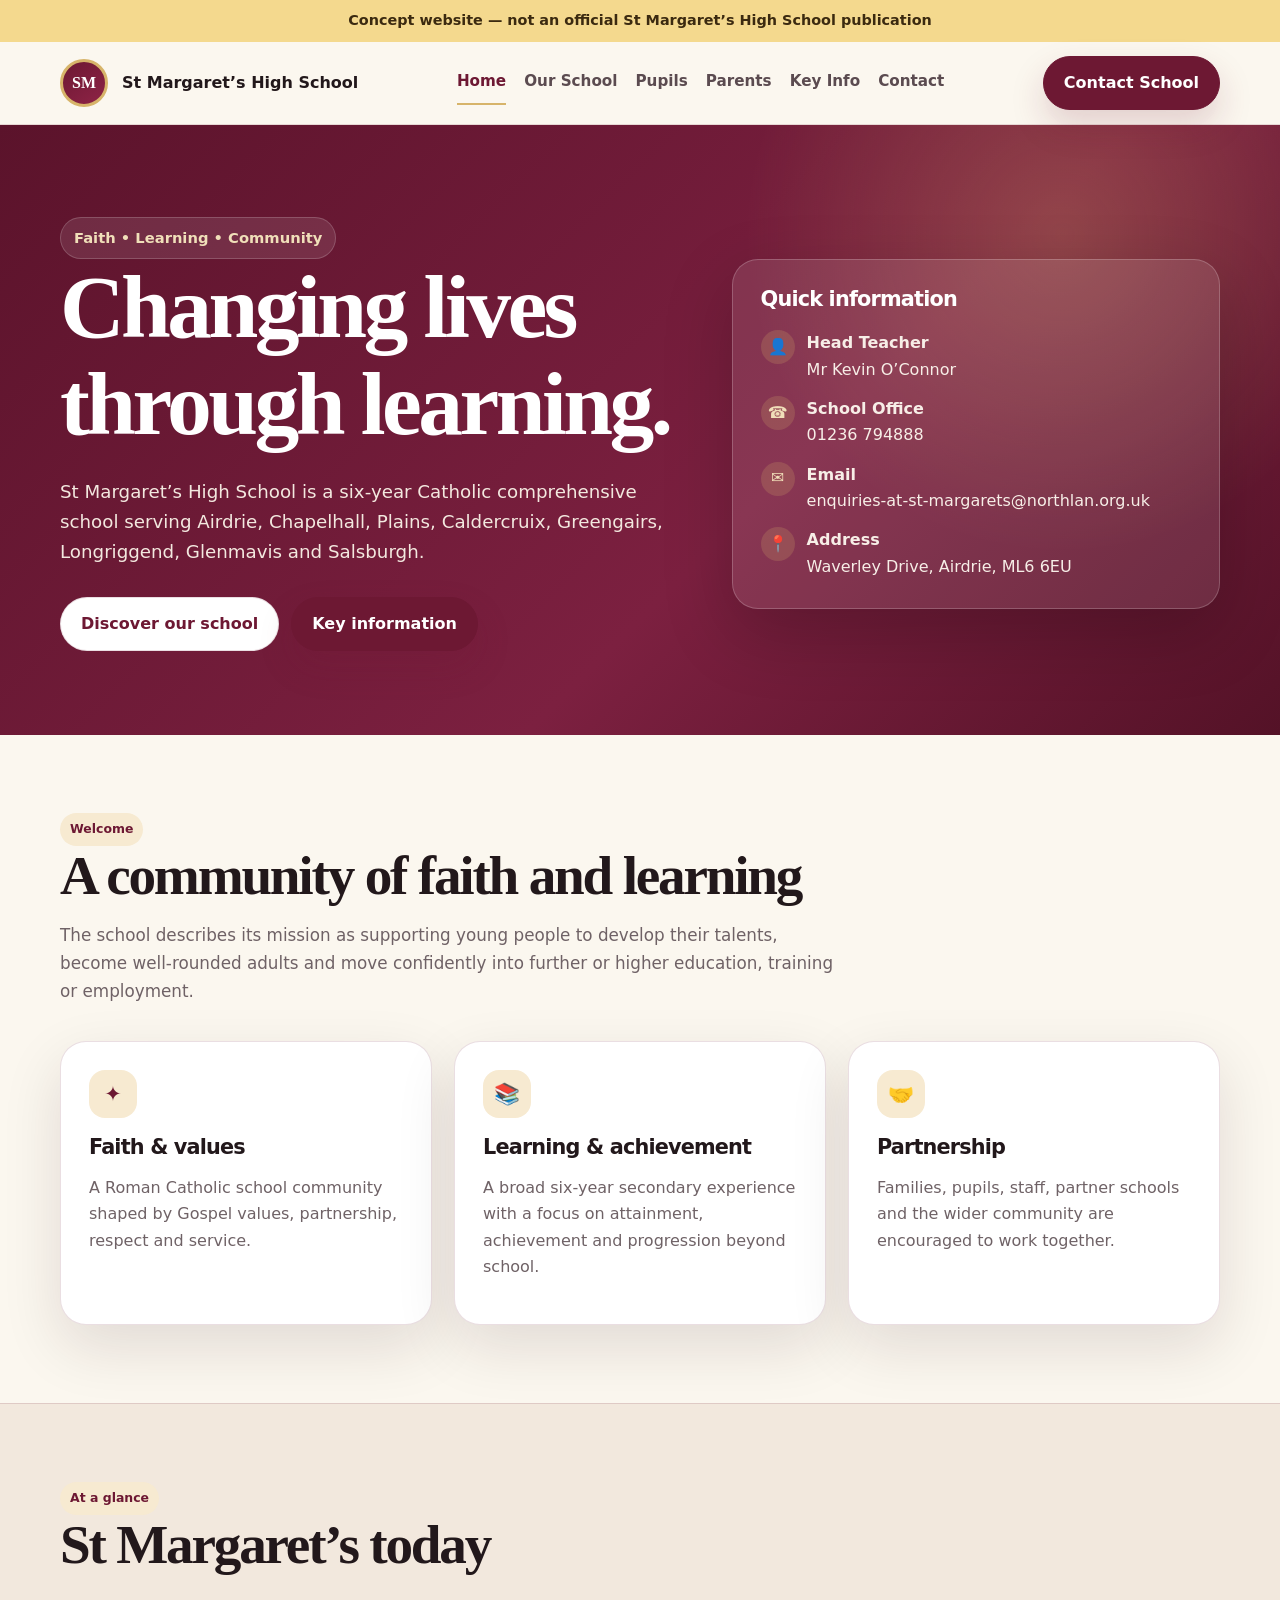
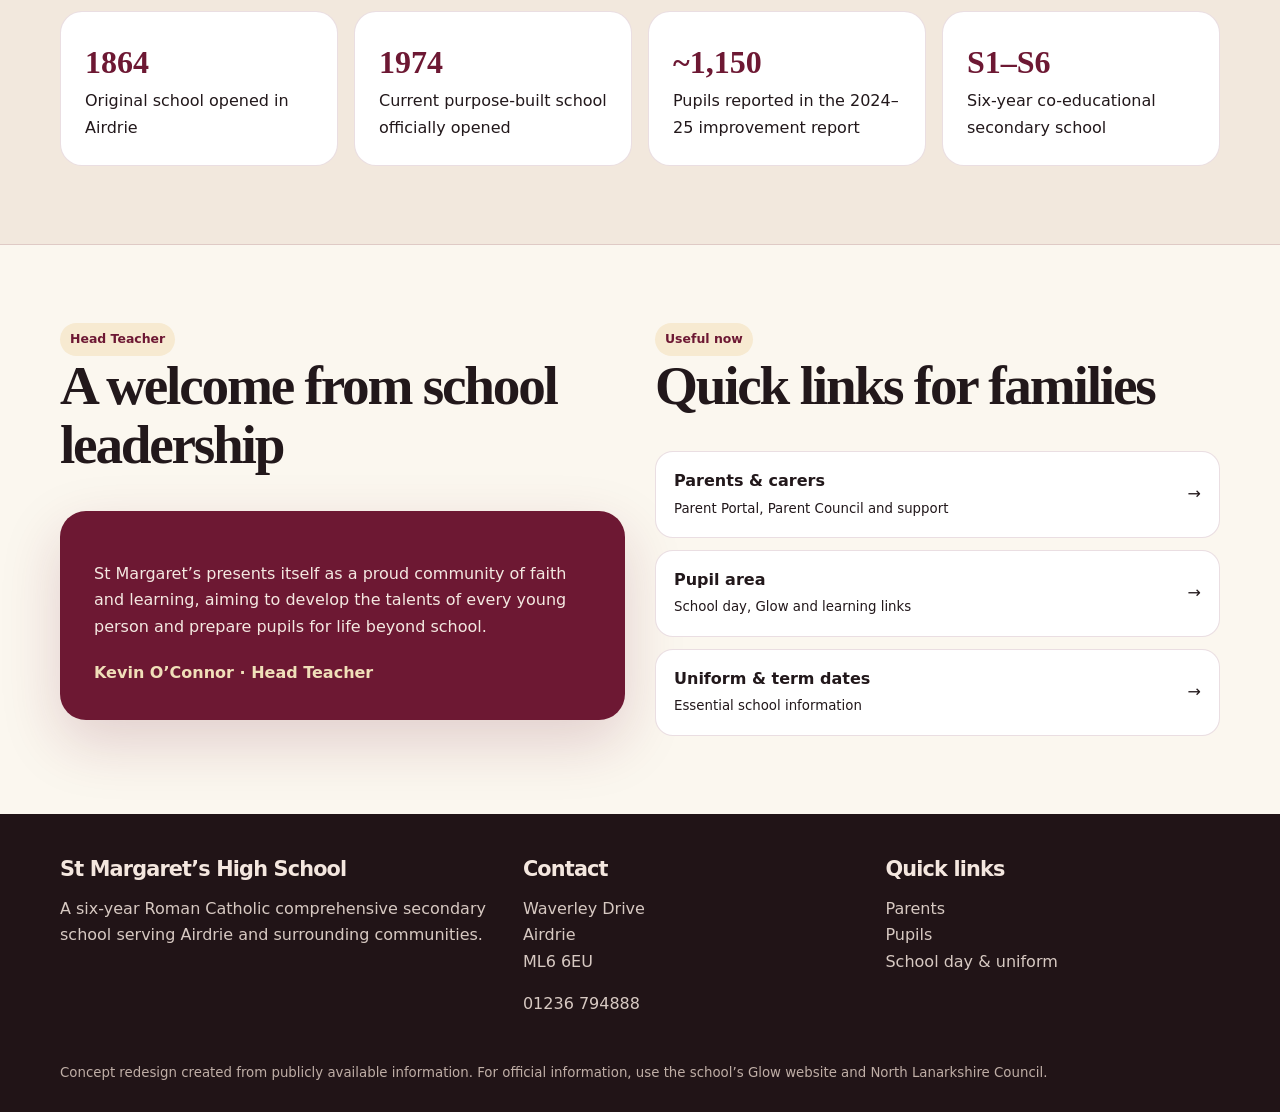
<file: index.html>
<!doctype html><html lang="en"><head><meta charset="utf-8"><meta name="viewport" content="width=device-width,initial-scale=1"><title>St Margaret’s High School | Concept</title><link rel="stylesheet" href="styles.css"></head><body><div class="demo">Concept website — not an official St Margaret’s High School publication</div><header><div class="container nav"><a class="brand" href="index.html"><span class="crest">SM</span><span>St Margaret’s High School</span></a><nav class="nav-links"><a href="index.html" class="active">Home</a><a href="our-school.html" class="">Our School</a><a href="pupils.html" class="">Pupils</a><a href="parents.html" class="">Parents</a><a href="key-info.html" class="">Key Info</a><a href="contact.html" class="">Contact</a></nav><a class="btn btn-primary" href="contact.html">Contact School</a></div></header><main><section class="hero"><div class="container hero-grid"><div><span class="eyebrow">Faith • Learning • Community</span><h1>Changing lives through learning.</h1><p>St Margaret’s High School is a six-year Catholic comprehensive school serving Airdrie, Chapelhall, Plains, Caldercruix, Greengairs, Longriggend, Glenmavis and Salsburgh.</p><div class="actions"><a class="btn btn-light" href="our-school.html">Discover our school</a><a class="btn btn-primary" href="key-info.html">Key information</a></div></div><div class="hero-card"><h3>Quick information</h3><div class="quick-list"><div class="quick-item"><span class="quick-icon">👤</span><span><strong>Head Teacher</strong><br>Mr Kevin O’Connor</span></div><div class="quick-item"><span class="quick-icon">☎</span><span><strong>School Office</strong><br>01236 794888</span></div><div class="quick-item"><span class="quick-icon">✉</span><span><strong>Email</strong><br>enquiries-at-st-margarets@northlan.org.uk</span></div><div class="quick-item"><span class="quick-icon">📍</span><span><strong>Address</strong><br>Waverley Drive, Airdrie, ML6 6EU</span></div></div></div></div></section><section><div class="container"><div class="section-head"><span class="pill">Welcome</span><h2>A community of faith and learning</h2><p>The school describes its mission as supporting young people to develop their talents, become well-rounded adults and move confidently into further or higher education, training or employment.</p></div><div class="grid-3"><div class="card"><div class="icon">✦</div><h3>Faith & values</h3><p>A Roman Catholic school community shaped by Gospel values, partnership, respect and service.</p></div><div class="card"><div class="icon">📚</div><h3>Learning & achievement</h3><p>A broad six-year secondary experience with a focus on attainment, achievement and progression beyond school.</p></div><div class="card"><div class="icon">🤝</div><h3>Partnership</h3><p>Families, pupils, staff, partner schools and the wider community are encouraged to work together.</p></div></div></div></section><section class="band"><div class="container"><div class="section-head"><span class="pill">At a glance</span><h2>St Margaret’s today</h2></div><div class="stat-grid"><div class="stat"><strong>1864</strong><span>Original school opened in Airdrie</span></div><div class="stat"><strong>1974</strong><span>Current purpose-built school officially opened</span></div><div class="stat"><strong>~1,150</strong><span>Pupils reported in the 2024–25 improvement report</span></div><div class="stat"><strong>S1–S6</strong><span>Six-year co-educational secondary school</span></div></div></div></section><section><div class="container two-col"><div><div class="section-head"><span class="pill">Head Teacher</span><h2>A welcome from school leadership</h2></div><div class="quote"><p>St Margaret’s presents itself as a proud community of faith and learning, aiming to develop the talents of every young person and prepare pupils for life beyond school.</p><div class="sig">Kevin O’Connor · Head Teacher</div></div></div><div><div class="section-head"><span class="pill">Useful now</span><h2>Quick links for families</h2></div><div class="link-list"><a class="link-card" href="parents.html"><span><strong>Parents & carers</strong><br><small>Parent Portal, Parent Council and support</small></span><span>→</span></a><a class="link-card" href="pupils.html"><span><strong>Pupil area</strong><br><small>School day, Glow and learning links</small></span><span>→</span></a><a class="link-card" href="key-info.html"><span><strong>Uniform & term dates</strong><br><small>Essential school information</small></span><span>→</span></a></div></div></div></section></main><footer class="footer"><div class="container"><div class="footer-grid"><div><h3>St Margaret’s High School</h3><p>A six-year Roman Catholic comprehensive secondary school serving Airdrie and surrounding communities.</p></div><div><h3>Contact</h3><p>Waverley Drive<br>Airdrie<br>ML6 6EU</p><p>01236 794888</p></div><div><h3>Quick links</h3><p><a href="parents.html">Parents</a><br><a href="pupils.html">Pupils</a><br><a href="key-info.html">School day & uniform</a></p></div></div><small>Concept redesign created from publicly available information. For official information, use the school’s Glow website and North Lanarkshire Council.</small></div></footer></body></html>
</file>
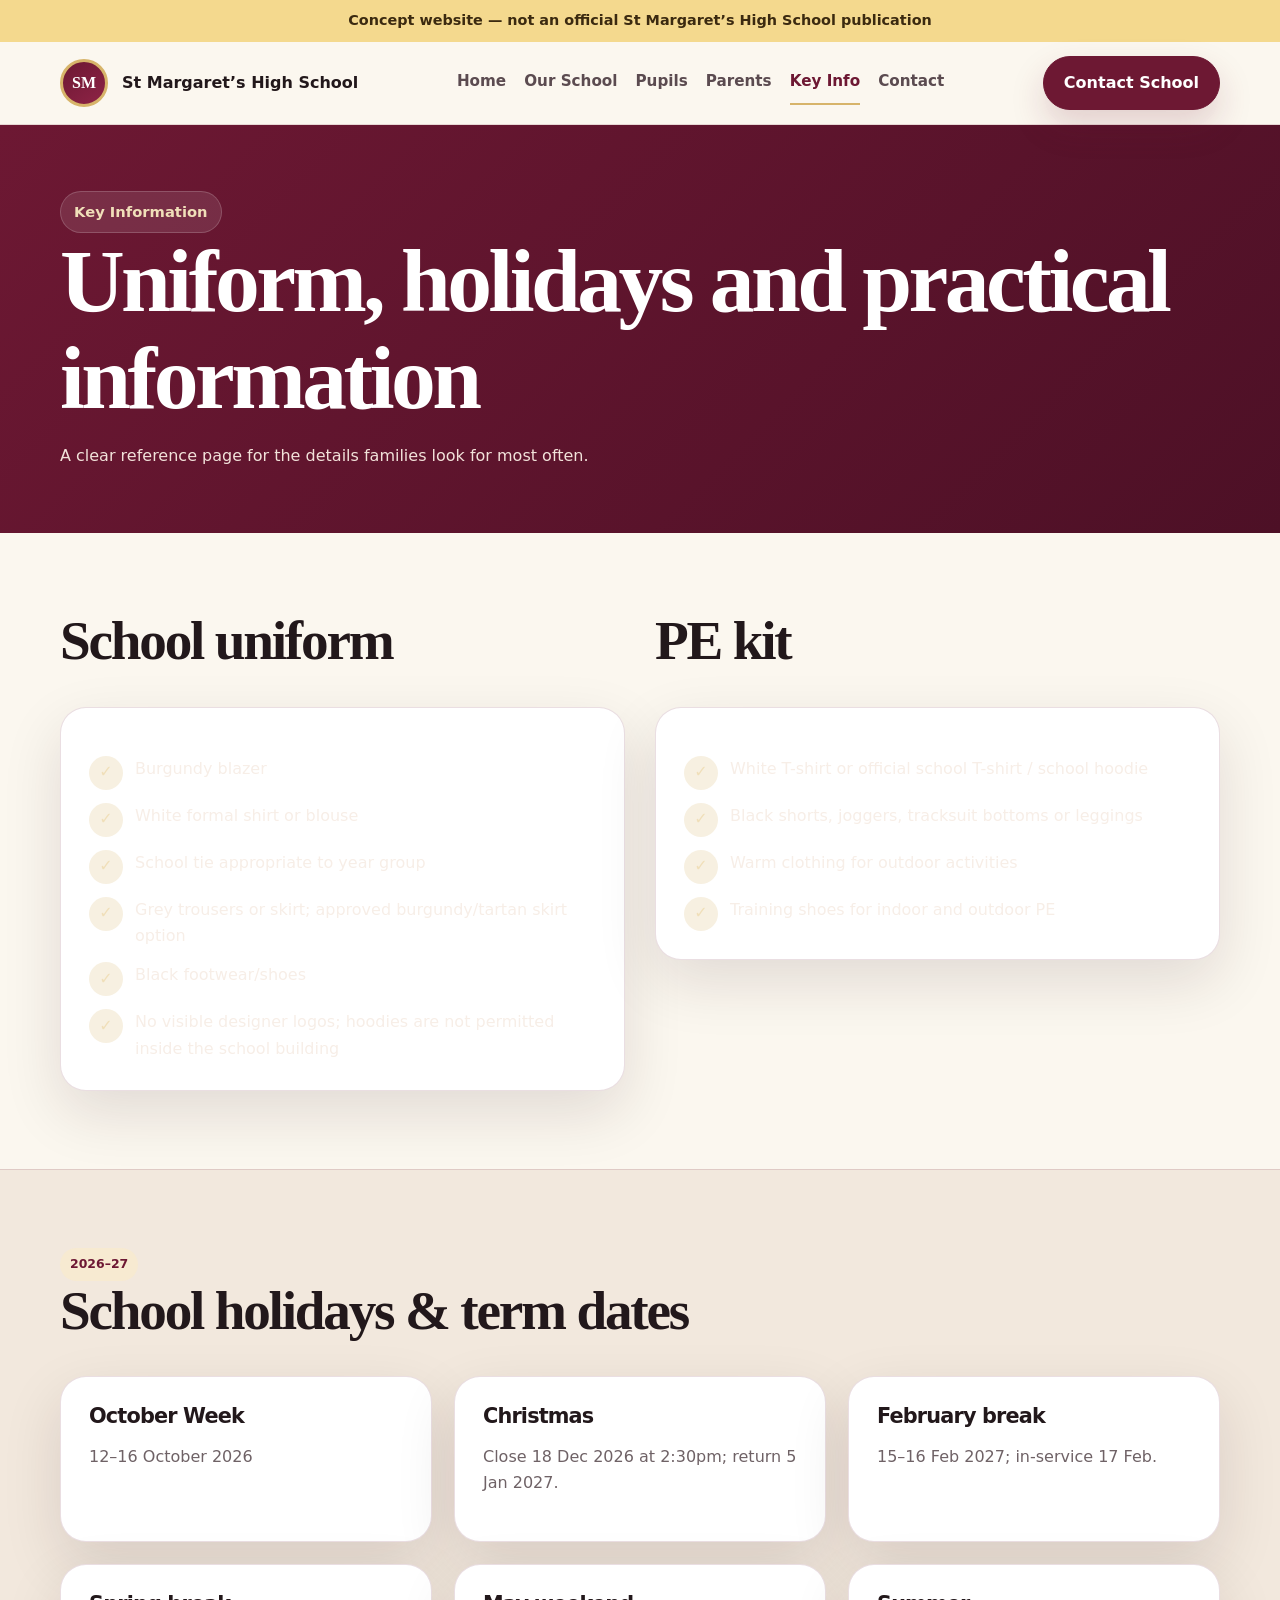
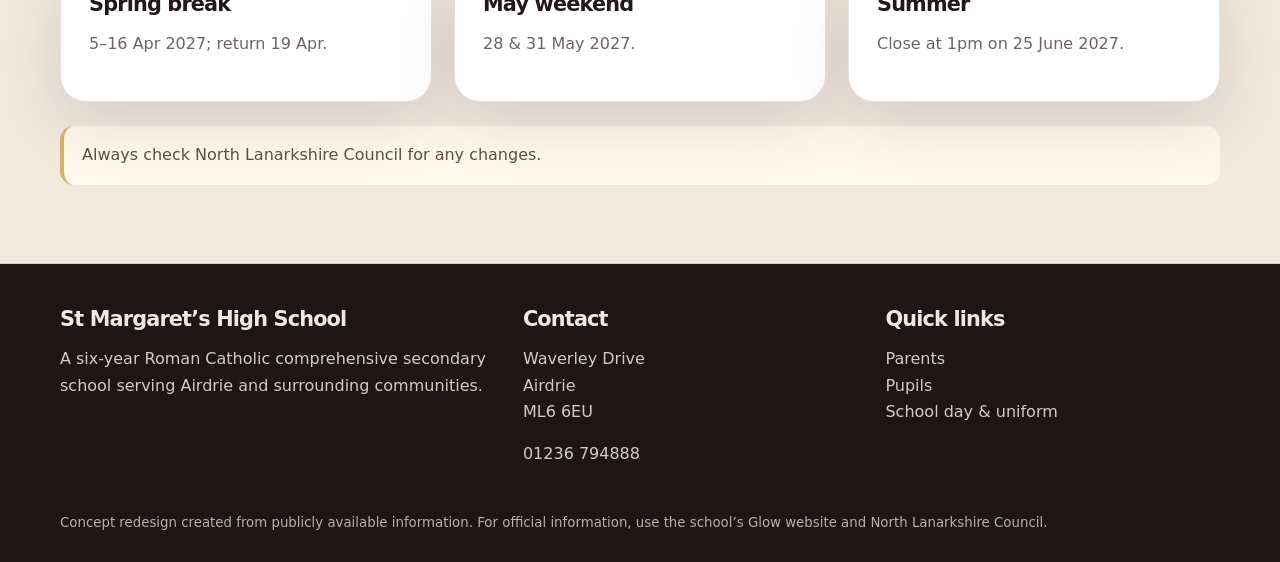
<file: key-info.html>
<!doctype html><html lang="en"><head><meta charset="utf-8"><meta name="viewport" content="width=device-width,initial-scale=1"><title>Key Info | St Margaret’s</title><link rel="stylesheet" href="styles.css"></head><body><div class="demo">Concept website — not an official St Margaret’s High School publication</div><header><div class="container nav"><a class="brand" href="index.html"><span class="crest">SM</span><span>St Margaret’s High School</span></a><nav class="nav-links"><a href="index.html" class="">Home</a><a href="our-school.html" class="">Our School</a><a href="pupils.html" class="">Pupils</a><a href="parents.html" class="">Parents</a><a href="key-info.html" class="active">Key Info</a><a href="contact.html" class="">Contact</a></nav><a class="btn btn-primary" href="contact.html">Contact School</a></div></header><main><section class="page-hero"><div class="container"><span class="eyebrow">Key Information</span><h1>Uniform, holidays and practical information</h1><p>A clear reference page for the details families look for most often.</p></div></section><section><div class="container two-col"><div><div class="section-head"><h2>School uniform</h2></div><div class="card"><div class="quick-list"><div class="quick-item"><span class="quick-icon">✓</span><span>Burgundy blazer</span></div><div class="quick-item"><span class="quick-icon">✓</span><span>White formal shirt or blouse</span></div><div class="quick-item"><span class="quick-icon">✓</span><span>School tie appropriate to year group</span></div><div class="quick-item"><span class="quick-icon">✓</span><span>Grey trousers or skirt; approved burgundy/tartan skirt option</span></div><div class="quick-item"><span class="quick-icon">✓</span><span>Black footwear/shoes</span></div><div class="quick-item"><span class="quick-icon">✓</span><span>No visible designer logos; hoodies are not permitted inside the school building</span></div></div></div></div><div><div class="section-head"><h2>PE kit</h2></div><div class="card"><div class="quick-list"><div class="quick-item"><span class="quick-icon">✓</span><span>White T-shirt or official school T-shirt / school hoodie</span></div><div class="quick-item"><span class="quick-icon">✓</span><span>Black shorts, joggers, tracksuit bottoms or leggings</span></div><div class="quick-item"><span class="quick-icon">✓</span><span>Warm clothing for outdoor activities</span></div><div class="quick-item"><span class="quick-icon">✓</span><span>Training shoes for indoor and outdoor PE</span></div></div></div></div></div></section><section class="band"><div class="container"><div class="section-head"><span class="pill">2026–27</span><h2>School holidays & term dates</h2></div><div class="grid-3"><div class="card"><h3>October Week</h3><p>12–16 October 2026</p></div><div class="card"><h3>Christmas</h3><p>Close 18 Dec 2026 at 2:30pm; return 5 Jan 2027.</p></div><div class="card"><h3>February break</h3><p>15–16 Feb 2027; in-service 17 Feb.</p></div><div class="card"><h3>Spring break</h3><p>5–16 Apr 2027; return 19 Apr.</p></div><div class="card"><h3>May weekend</h3><p>28 & 31 May 2027.</p></div><div class="card"><h3>Summer</h3><p>Close at 1pm on 25 June 2027.</p></div></div><div class="notice">Always check North Lanarkshire Council for any changes.</div></div></section></main><footer class="footer"><div class="container"><div class="footer-grid"><div><h3>St Margaret’s High School</h3><p>A six-year Roman Catholic comprehensive secondary school serving Airdrie and surrounding communities.</p></div><div><h3>Contact</h3><p>Waverley Drive<br>Airdrie<br>ML6 6EU</p><p>01236 794888</p></div><div><h3>Quick links</h3><p><a href="parents.html">Parents</a><br><a href="pupils.html">Pupils</a><br><a href="key-info.html">School day & uniform</a></p></div></div><small>Concept redesign created from publicly available information. For official information, use the school’s Glow website and North Lanarkshire Council.</small></div></footer></body></html>
</file>
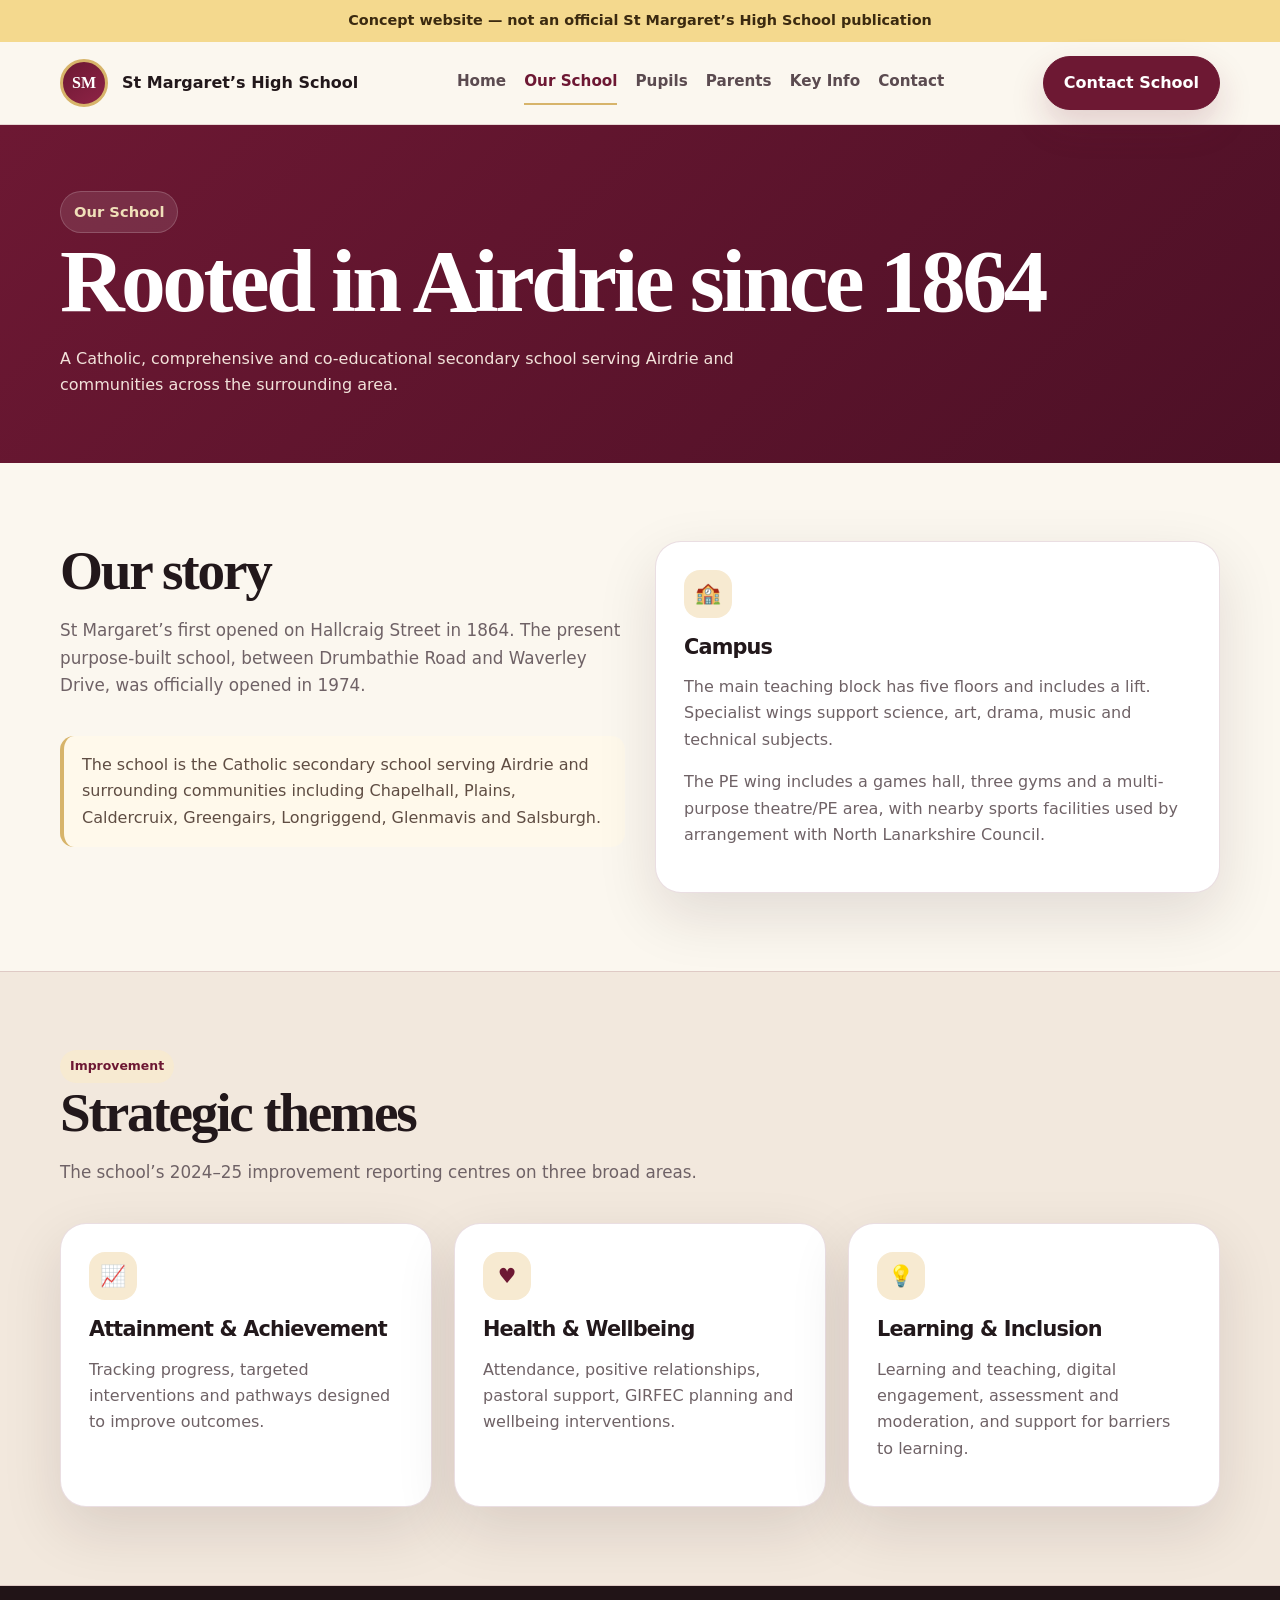
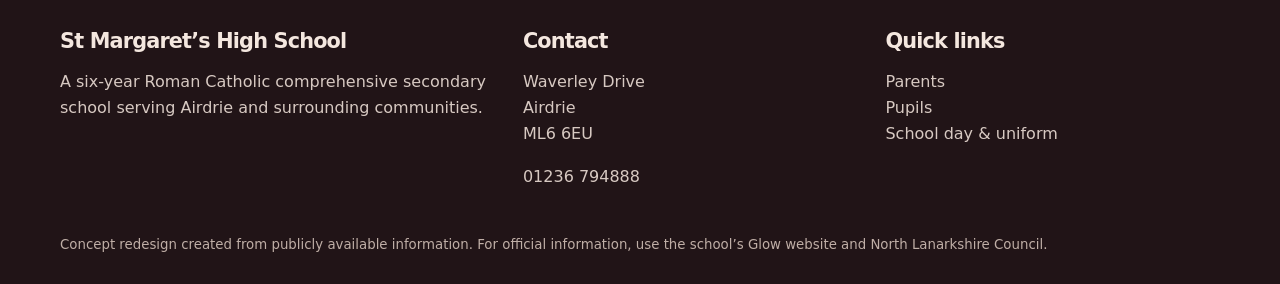
<file: our-school.html>
<!doctype html><html lang="en"><head><meta charset="utf-8"><meta name="viewport" content="width=device-width,initial-scale=1"><title>Our School | St Margaret’s</title><link rel="stylesheet" href="styles.css"></head><body><div class="demo">Concept website — not an official St Margaret’s High School publication</div><header><div class="container nav"><a class="brand" href="index.html"><span class="crest">SM</span><span>St Margaret’s High School</span></a><nav class="nav-links"><a href="index.html" class="">Home</a><a href="our-school.html" class="active">Our School</a><a href="pupils.html" class="">Pupils</a><a href="parents.html" class="">Parents</a><a href="key-info.html" class="">Key Info</a><a href="contact.html" class="">Contact</a></nav><a class="btn btn-primary" href="contact.html">Contact School</a></div></header><main><section class="page-hero"><div class="container"><span class="eyebrow">Our School</span><h1>Rooted in Airdrie since 1864</h1><p>A Catholic, comprehensive and co-educational secondary school serving Airdrie and communities across the surrounding area.</p></div></section><section><div class="container two-col"><div><div class="section-head"><h2>Our story</h2><p>St Margaret’s first opened on Hallcraig Street in 1864. The present purpose-built school, between Drumbathie Road and Waverley Drive, was officially opened in 1974.</p></div><div class="notice">The school is the Catholic secondary school serving Airdrie and surrounding communities including Chapelhall, Plains, Caldercruix, Greengairs, Longriggend, Glenmavis and Salsburgh.</div></div><div class="card"><div class="icon">🏫</div><h3>Campus</h3><p>The main teaching block has five floors and includes a lift. Specialist wings support science, art, drama, music and technical subjects.</p><p>The PE wing includes a games hall, three gyms and a multi-purpose theatre/PE area, with nearby sports facilities used by arrangement with North Lanarkshire Council.</p></div></div></section><section class="band"><div class="container"><div class="section-head"><span class="pill">Improvement</span><h2>Strategic themes</h2><p>The school’s 2024–25 improvement reporting centres on three broad areas.</p></div><div class="grid-3"><div class="card"><div class="icon">📈</div><h3>Attainment & Achievement</h3><p>Tracking progress, targeted interventions and pathways designed to improve outcomes.</p></div><div class="card"><div class="icon">♥</div><h3>Health & Wellbeing</h3><p>Attendance, positive relationships, pastoral support, GIRFEC planning and wellbeing interventions.</p></div><div class="card"><div class="icon">💡</div><h3>Learning & Inclusion</h3><p>Learning and teaching, digital engagement, assessment and moderation, and support for barriers to learning.</p></div></div></div></section></main><footer class="footer"><div class="container"><div class="footer-grid"><div><h3>St Margaret’s High School</h3><p>A six-year Roman Catholic comprehensive secondary school serving Airdrie and surrounding communities.</p></div><div><h3>Contact</h3><p>Waverley Drive<br>Airdrie<br>ML6 6EU</p><p>01236 794888</p></div><div><h3>Quick links</h3><p><a href="parents.html">Parents</a><br><a href="pupils.html">Pupils</a><br><a href="key-info.html">School day & uniform</a></p></div></div><small>Concept redesign created from publicly available information. For official information, use the school’s Glow website and North Lanarkshire Council.</small></div></footer></body></html>
</file>
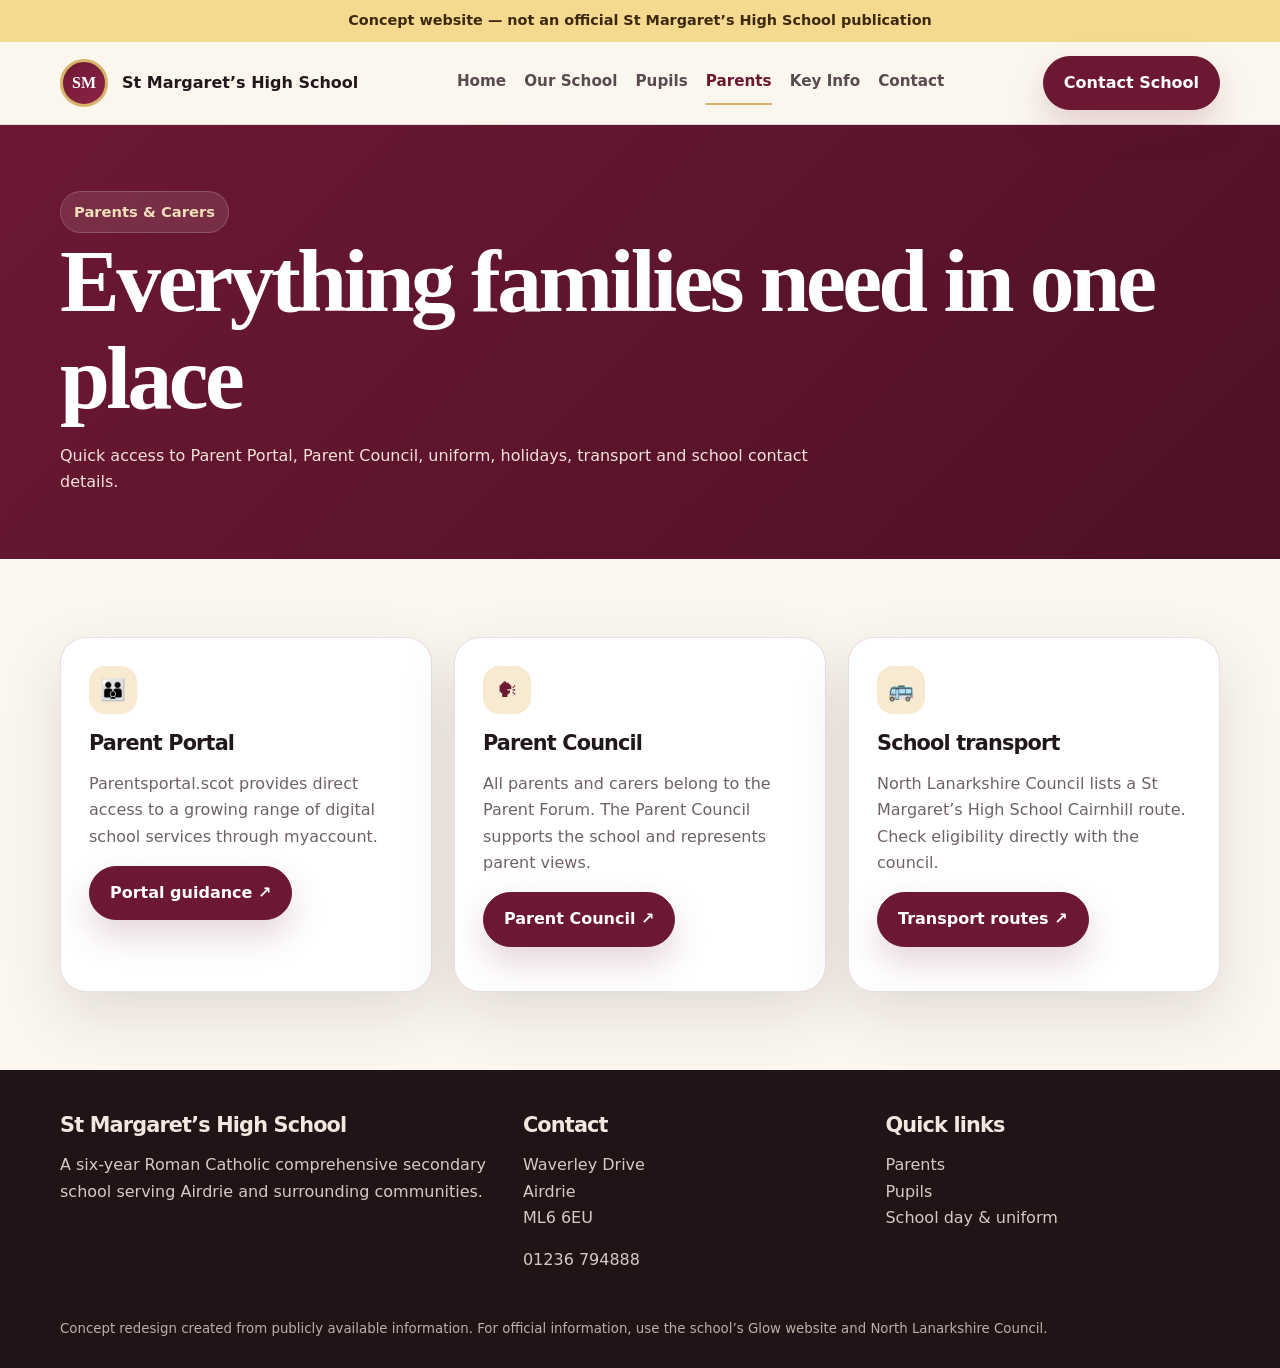
<file: parents.html>
<!doctype html><html lang="en"><head><meta charset="utf-8"><meta name="viewport" content="width=device-width,initial-scale=1"><title>Parents | St Margaret’s</title><link rel="stylesheet" href="styles.css"></head><body><div class="demo">Concept website — not an official St Margaret’s High School publication</div><header><div class="container nav"><a class="brand" href="index.html"><span class="crest">SM</span><span>St Margaret’s High School</span></a><nav class="nav-links"><a href="index.html" class="">Home</a><a href="our-school.html" class="">Our School</a><a href="pupils.html" class="">Pupils</a><a href="parents.html" class="active">Parents</a><a href="key-info.html" class="">Key Info</a><a href="contact.html" class="">Contact</a></nav><a class="btn btn-primary" href="contact.html">Contact School</a></div></header><main><section class="page-hero"><div class="container"><span class="eyebrow">Parents & Carers</span><h1>Everything families need in one place</h1><p>Quick access to Parent Portal, Parent Council, uniform, holidays, transport and school contact details.</p></div></section><section><div class="container"><div class="grid-3"><div class="card"><div class="icon">👪</div><h3>Parent Portal</h3><p>Parentsportal.scot provides direct access to a growing range of digital school services through myaccount.</p><p><a class="btn btn-primary" href="https://blogs.glowscotland.org.uk/nl/stmargaretshigh/parents/parent-portal/" target="_blank">Portal guidance ↗</a></p></div><div class="card"><div class="icon">🗣</div><h3>Parent Council</h3><p>All parents and carers belong to the Parent Forum. The Parent Council supports the school and represents parent views.</p><p><a class="btn btn-primary" href="https://blogs.glowscotland.org.uk/nl/stmargaretshigh/parents/parent-council/" target="_blank">Parent Council ↗</a></p></div><div class="card"><div class="icon">🚌</div><h3>School transport</h3><p>North Lanarkshire Council lists a St Margaret’s High School Cairnhill route. Check eligibility directly with the council.</p><p><a class="btn btn-primary" href="https://www.northlanarkshire.gov.uk/schools-and-learning/school-transport/changes-school-travel-north-lanarkshire/school-transport-routes" target="_blank">Transport routes ↗</a></p></div></div></div></section></main><footer class="footer"><div class="container"><div class="footer-grid"><div><h3>St Margaret’s High School</h3><p>A six-year Roman Catholic comprehensive secondary school serving Airdrie and surrounding communities.</p></div><div><h3>Contact</h3><p>Waverley Drive<br>Airdrie<br>ML6 6EU</p><p>01236 794888</p></div><div><h3>Quick links</h3><p><a href="parents.html">Parents</a><br><a href="pupils.html">Pupils</a><br><a href="key-info.html">School day & uniform</a></p></div></div><small>Concept redesign created from publicly available information. For official information, use the school’s Glow website and North Lanarkshire Council.</small></div></footer></body></html>
</file>
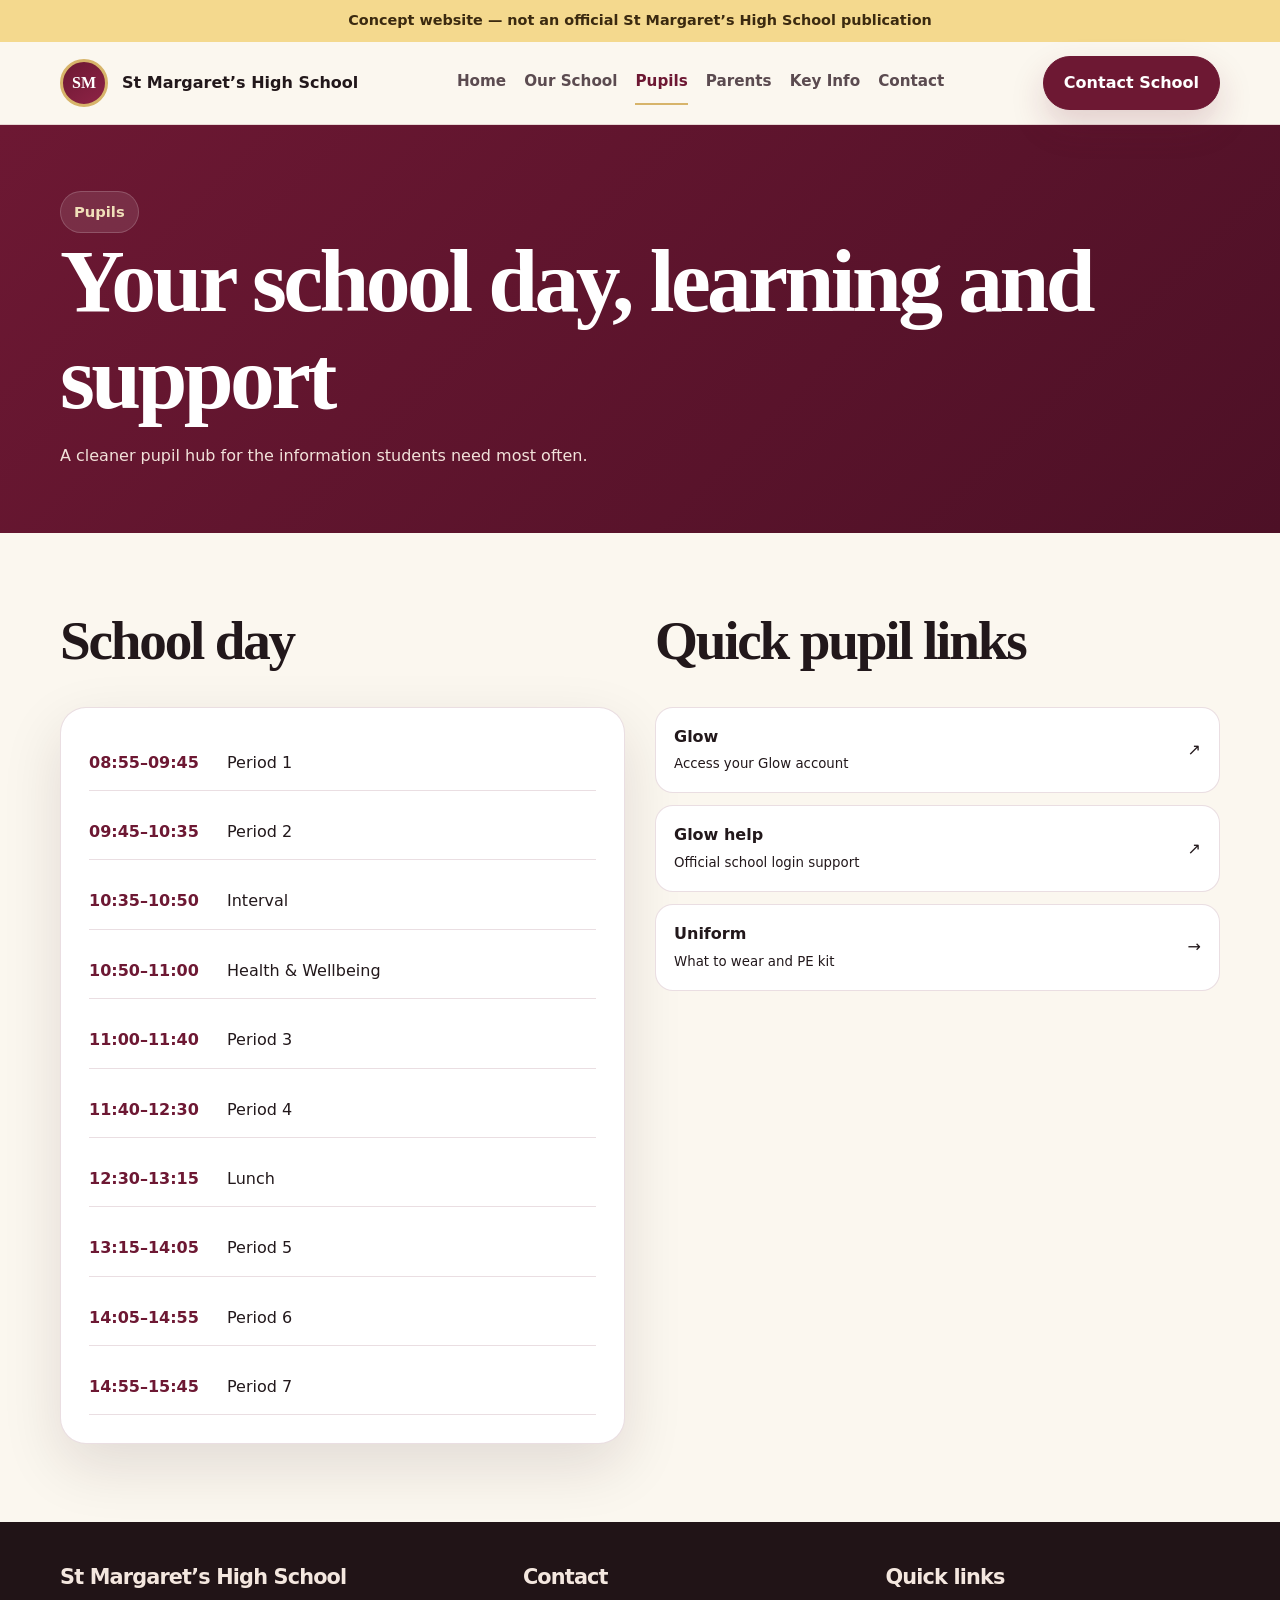
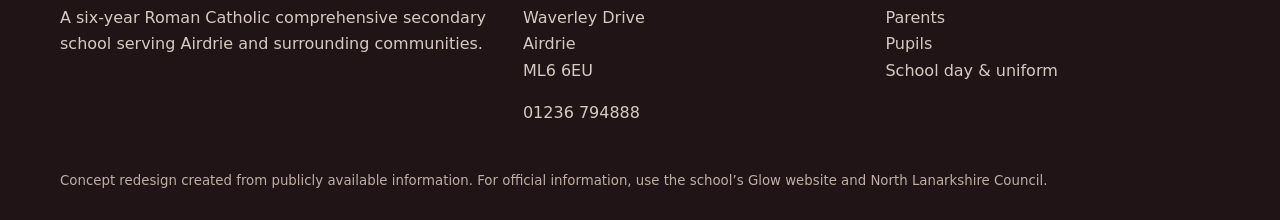
<file: pupils.html>
<!doctype html><html lang="en"><head><meta charset="utf-8"><meta name="viewport" content="width=device-width,initial-scale=1"><title>Pupils | St Margaret’s</title><link rel="stylesheet" href="styles.css"></head><body><div class="demo">Concept website — not an official St Margaret’s High School publication</div><header><div class="container nav"><a class="brand" href="index.html"><span class="crest">SM</span><span>St Margaret’s High School</span></a><nav class="nav-links"><a href="index.html" class="">Home</a><a href="our-school.html" class="">Our School</a><a href="pupils.html" class="active">Pupils</a><a href="parents.html" class="">Parents</a><a href="key-info.html" class="">Key Info</a><a href="contact.html" class="">Contact</a></nav><a class="btn btn-primary" href="contact.html">Contact School</a></div></header><main><section class="page-hero"><div class="container"><span class="eyebrow">Pupils</span><h1>Your school day, learning and support</h1><p>A cleaner pupil hub for the information students need most often.</p></div></section><section><div class="container two-col"><div><div class="section-head"><h2>School day</h2></div><div class="card timeline"><div class="time-row"><strong>08:55–09:45</strong><span>Period 1</span></div><div class="time-row"><strong>09:45–10:35</strong><span>Period 2</span></div><div class="time-row"><strong>10:35–10:50</strong><span>Interval</span></div><div class="time-row"><strong>10:50–11:00</strong><span>Health & Wellbeing</span></div><div class="time-row"><strong>11:00–11:40</strong><span>Period 3</span></div><div class="time-row"><strong>11:40–12:30</strong><span>Period 4</span></div><div class="time-row"><strong>12:30–13:15</strong><span>Lunch</span></div><div class="time-row"><strong>13:15–14:05</strong><span>Period 5</span></div><div class="time-row"><strong>14:05–14:55</strong><span>Period 6</span></div><div class="time-row"><strong>14:55–15:45</strong><span>Period 7</span></div></div></div><div><div class="section-head"><h2>Quick pupil links</h2></div><div class="link-list"><a class="link-card" href="https://glow.rmunify.com/" target="_blank"><span><strong>Glow</strong><br><small>Access your Glow account</small></span><span>↗</span></a><a class="link-card" href="https://blogs.glowscotland.org.uk/nl/stmargaretshigh/pupils/glow-login/" target="_blank"><span><strong>Glow help</strong><br><small>Official school login support</small></span><span>↗</span></a><a class="link-card" href="key-info.html"><span><strong>Uniform</strong><br><small>What to wear and PE kit</small></span><span>→</span></a></div></div></div></section></main><footer class="footer"><div class="container"><div class="footer-grid"><div><h3>St Margaret’s High School</h3><p>A six-year Roman Catholic comprehensive secondary school serving Airdrie and surrounding communities.</p></div><div><h3>Contact</h3><p>Waverley Drive<br>Airdrie<br>ML6 6EU</p><p>01236 794888</p></div><div><h3>Quick links</h3><p><a href="parents.html">Parents</a><br><a href="pupils.html">Pupils</a><br><a href="key-info.html">School day & uniform</a></p></div></div><small>Concept redesign created from publicly available information. For official information, use the school’s Glow website and North Lanarkshire Council.</small></div></footer></body></html>
</file>
<file: styles.css>
:root{--burgundy:#6d1833;--burgundy2:#8e2346;--gold:#d7b46a;--cream:#fbf7ef;--ink:#22181b;--muted:#6f6266;--line:rgba(109,24,51,.14);--shadow:0 22px 60px rgba(42,20,27,.12);--radius:26px}*{box-sizing:border-box}html{scroll-behavior:smooth}body{margin:0;font-family:Inter,system-ui,-apple-system,BlinkMacSystemFont,'Segoe UI',sans-serif;background:var(--cream);color:var(--ink);line-height:1.65}a{color:inherit;text-decoration:none}img{max-width:100%}.container{width:min(1160px,calc(100% - 40px));margin:auto}.demo{background:#f4d98e;color:#3b2a10;text-align:center;font-weight:800;padding:9px 15px;font-size:.9rem}header{position:sticky;top:0;z-index:30;background:rgba(251,247,239,.95);backdrop-filter:blur(16px);border-bottom:1px solid var(--line)}.nav{min-height:82px;display:flex;align-items:center;justify-content:space-between;gap:22px}.brand{display:flex;align-items:center;gap:14px;font-weight:900}.crest{width:48px;height:48px;border-radius:50%;display:grid;place-items:center;color:#fff;background:linear-gradient(145deg,var(--burgundy),var(--burgundy2));border:3px solid var(--gold);font-family:Georgia,serif}.nav-links{display:flex;gap:18px;font-size:.95rem;font-weight:750;color:#5b4b50}.nav-links a{padding:9px 0;border-bottom:2px solid transparent}.nav-links a:hover,.nav-links a.active{color:var(--burgundy);border-color:var(--gold)}.btn{display:inline-flex;align-items:center;justify-content:center;gap:9px;border-radius:999px;padding:13px 20px;font-weight:850;border:1px solid var(--line);transition:.18s}.btn:hover{transform:translateY(-2px)}.btn-primary{background:var(--burgundy);color:#fff;border-color:var(--burgundy);box-shadow:0 16px 34px rgba(109,24,51,.18)}.btn-light{background:#fff;color:var(--burgundy)}.hero{position:relative;overflow:hidden;background:radial-gradient(circle at 83% 18%,rgba(215,180,106,.25),transparent 27%),linear-gradient(135deg,#5b132b,#7c2040 60%,#541227);color:#fff;padding:92px 0 84px}.hero-grid{display:grid;grid-template-columns:1.12fr .88fr;gap:50px;align-items:center}.eyebrow{display:inline-flex;padding:8px 13px;border-radius:999px;background:rgba(255,255,255,.10);border:1px solid rgba(255,255,255,.18);color:#f0dfb9;font-weight:800;font-size:.92rem}h1,h2,h3{margin:0;line-height:1.08;letter-spacing:-.04em}h1{font-size:clamp(3rem,7vw,6rem);font-family:Georgia,'Times New Roman',serif;font-weight:700}h2{font-size:clamp(2rem,4.5vw,3.45rem);font-family:Georgia,'Times New Roman',serif}h3{font-size:1.3rem}.hero p{font-size:1.14rem;color:#f3e8df;max-width:730px;margin-top:24px}.actions{display:flex;flex-wrap:wrap;gap:12px;margin-top:30px}.hero-card{background:rgba(255,255,255,.10);border:1px solid rgba(255,255,255,.20);border-radius:var(--radius);padding:28px;box-shadow:0 24px 70px rgba(0,0,0,.20)}.quick-list{display:grid;gap:13px;margin-top:20px}.quick-item{display:flex;gap:12px;align-items:flex-start;color:#f7eee7}.quick-icon{width:34px;height:34px;flex:0 0 34px;border-radius:50%;display:grid;place-items:center;background:rgba(215,180,106,.20);color:#f0dfb9}section{padding:78px 0}.section-head{max-width:780px;margin-bottom:36px}.section-head p{color:var(--muted);font-size:1.05rem}.grid-3{display:grid;grid-template-columns:repeat(3,1fr);gap:22px}.card{background:#fff;border:1px solid var(--line);border-radius:var(--radius);padding:28px;box-shadow:var(--shadow)}.card p{color:var(--muted)}.icon{width:48px;height:48px;border-radius:16px;display:grid;place-items:center;background:#f7ead1;color:var(--burgundy);font-size:1.3rem;margin-bottom:18px}.band{background:#f2e8dd;border-top:1px solid var(--line);border-bottom:1px solid var(--line)}.stat-grid{display:grid;grid-template-columns:repeat(4,1fr);gap:16px}.stat{background:#fff;border:1px solid var(--line);border-radius:22px;padding:24px}.stat strong{display:block;font-family:Georgia,serif;color:var(--burgundy);font-size:2rem}.link-list{display:grid;gap:12px}.link-card{display:flex;align-items:center;justify-content:space-between;gap:18px;background:#fff;border:1px solid var(--line);padding:16px 18px;border-radius:18px}.link-card:hover{box-shadow:var(--shadow)}.pill{display:inline-flex;padding:6px 10px;border-radius:999px;background:#f7ead1;color:var(--burgundy);font-size:.78rem;font-weight:850}.timeline{display:grid;gap:14px}.time-row{display:grid;grid-template-columns:120px 1fr;gap:18px;padding:14px 0;border-bottom:1px solid var(--line)}.time-row strong{color:var(--burgundy)}.notice{background:#fff9eb;border-left:4px solid var(--gold);border-radius:14px;padding:16px 18px;color:#5f4d43;margin-top:24px}.two-col{display:grid;grid-template-columns:1fr 1fr;gap:30px}.quote{background:var(--burgundy);color:#fff;border-radius:var(--radius);padding:34px;box-shadow:0 22px 60px rgba(109,24,51,.18)}.quote p{color:#f4e8e1}.quote .sig{margin-top:20px;color:#f0dfb9;font-weight:850}.page-hero{padding:66px 0 48px;background:linear-gradient(135deg,#6d1833,#4d1026);color:#fff}.page-hero p{color:#f2e2da;max-width:760px}.contact-grid{display:grid;grid-template-columns:.95fr 1.05fr;gap:28px}.contact-card{background:#fff;border:1px solid var(--line);border-radius:var(--radius);padding:28px}.contact-row{display:flex;gap:12px;align-items:flex-start;margin:14px 0;color:#5b4d51}.location-img{border-radius:22px;border:1px solid var(--line);display:block;width:100%;box-shadow:var(--shadow)}.footer{background:#211417;color:#f4e7df;padding:44px 0 28px}.footer-grid{display:grid;grid-template-columns:1.3fr 1fr 1fr;gap:28px}.footer p,.footer a{color:#d7c9c2}.footer small{display:block;margin-top:28px;color:#bfaea6}@media(max-width:920px){.hero-grid,.two-col,.contact-grid,.footer-grid{grid-template-columns:1fr}.grid-3,.stat-grid{grid-template-columns:1fr 1fr}.nav{flex-wrap:wrap;padding:13px 0}.nav-links{order:3;width:100%;overflow-x:auto;gap:8px}.nav-links a{flex:0 0 auto;padding:8px 10px;background:#fff;border:1px solid var(--line);border-radius:999px}}@media(max-width:560px){.container{width:min(100% - 28px,1160px)}.nav>.btn{padding:10px 12px;font-size:.8rem}.brand span:last-child{font-size:.92rem}.crest{width:42px;height:42px}.hero{padding:58px 0}h1{font-size:clamp(2.6rem,13vw,3.8rem)}h2{font-size:clamp(1.9rem,9vw,2.6rem)}section{padding:56px 0}.grid-3,.stat-grid{grid-template-columns:1fr}.actions{flex-direction:column}.actions .btn{width:100%}.time-row{grid-template-columns:1fr;gap:4px}}
</file>
